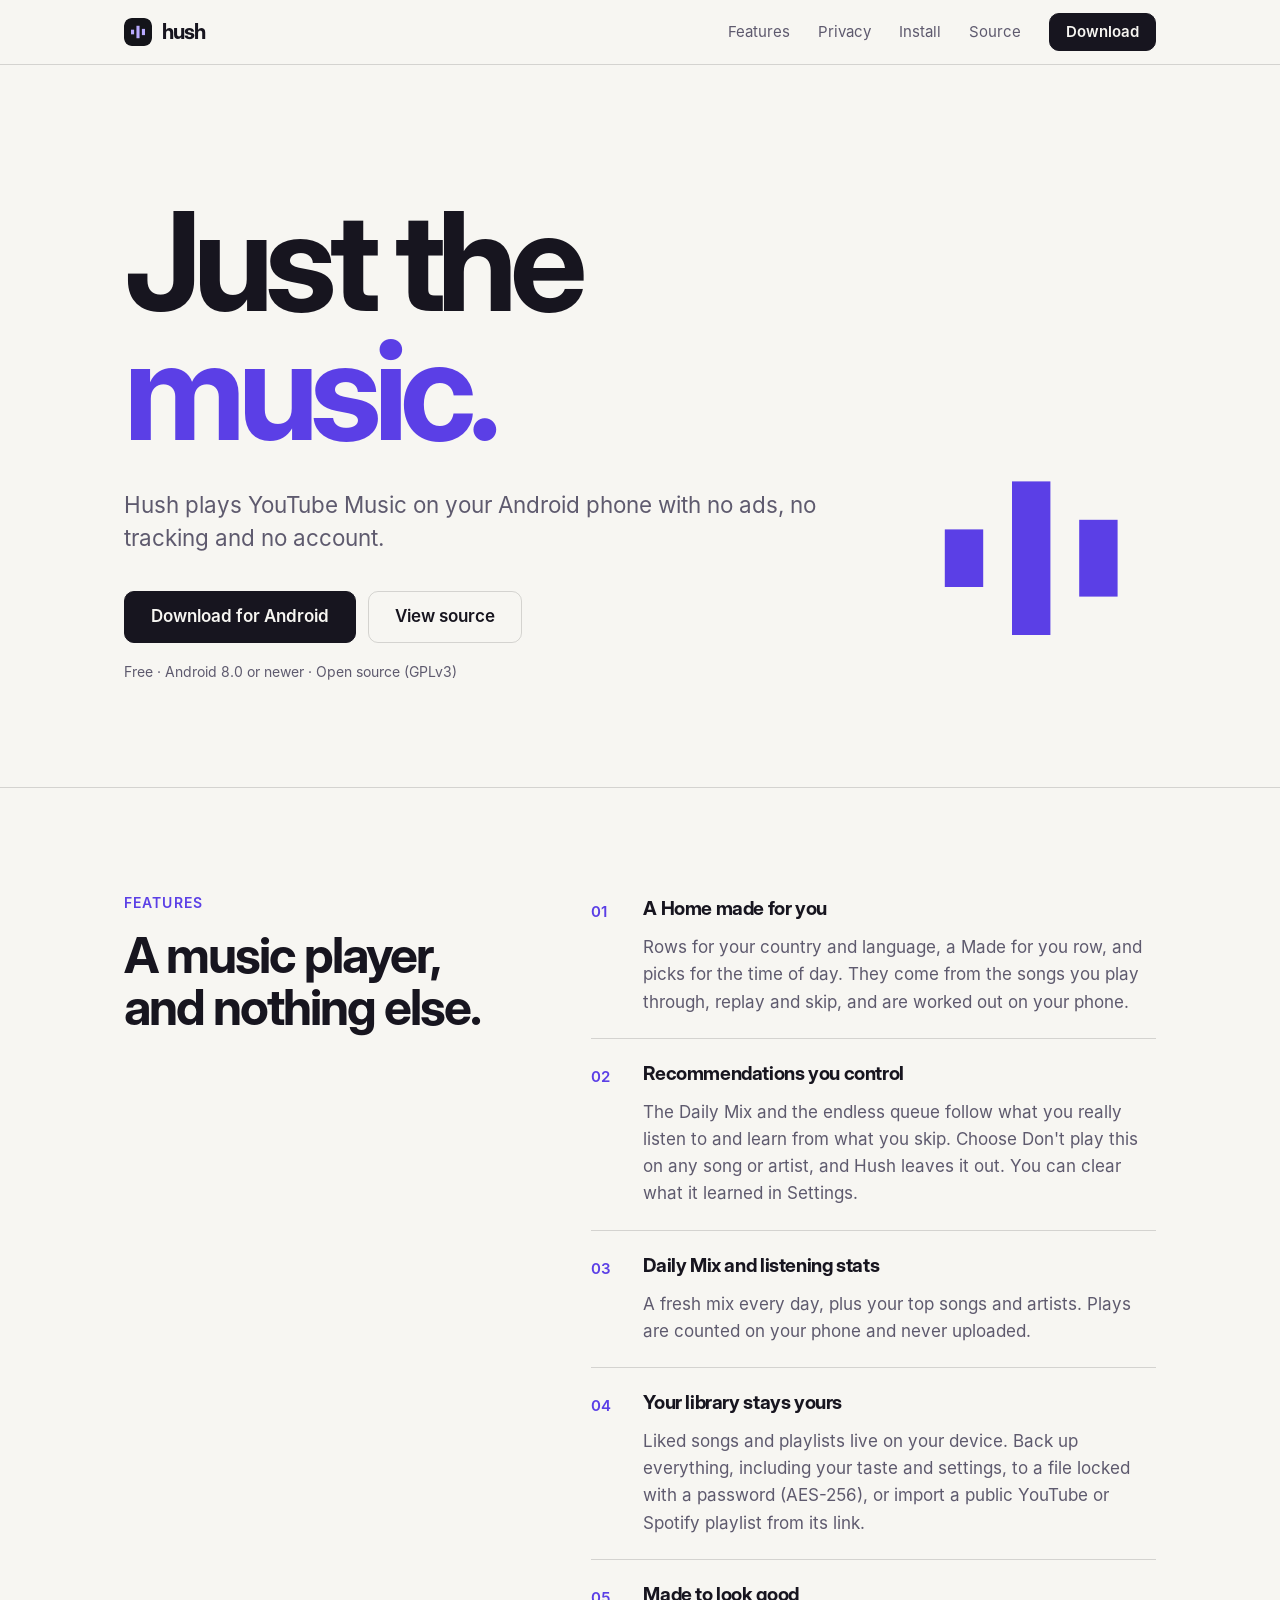
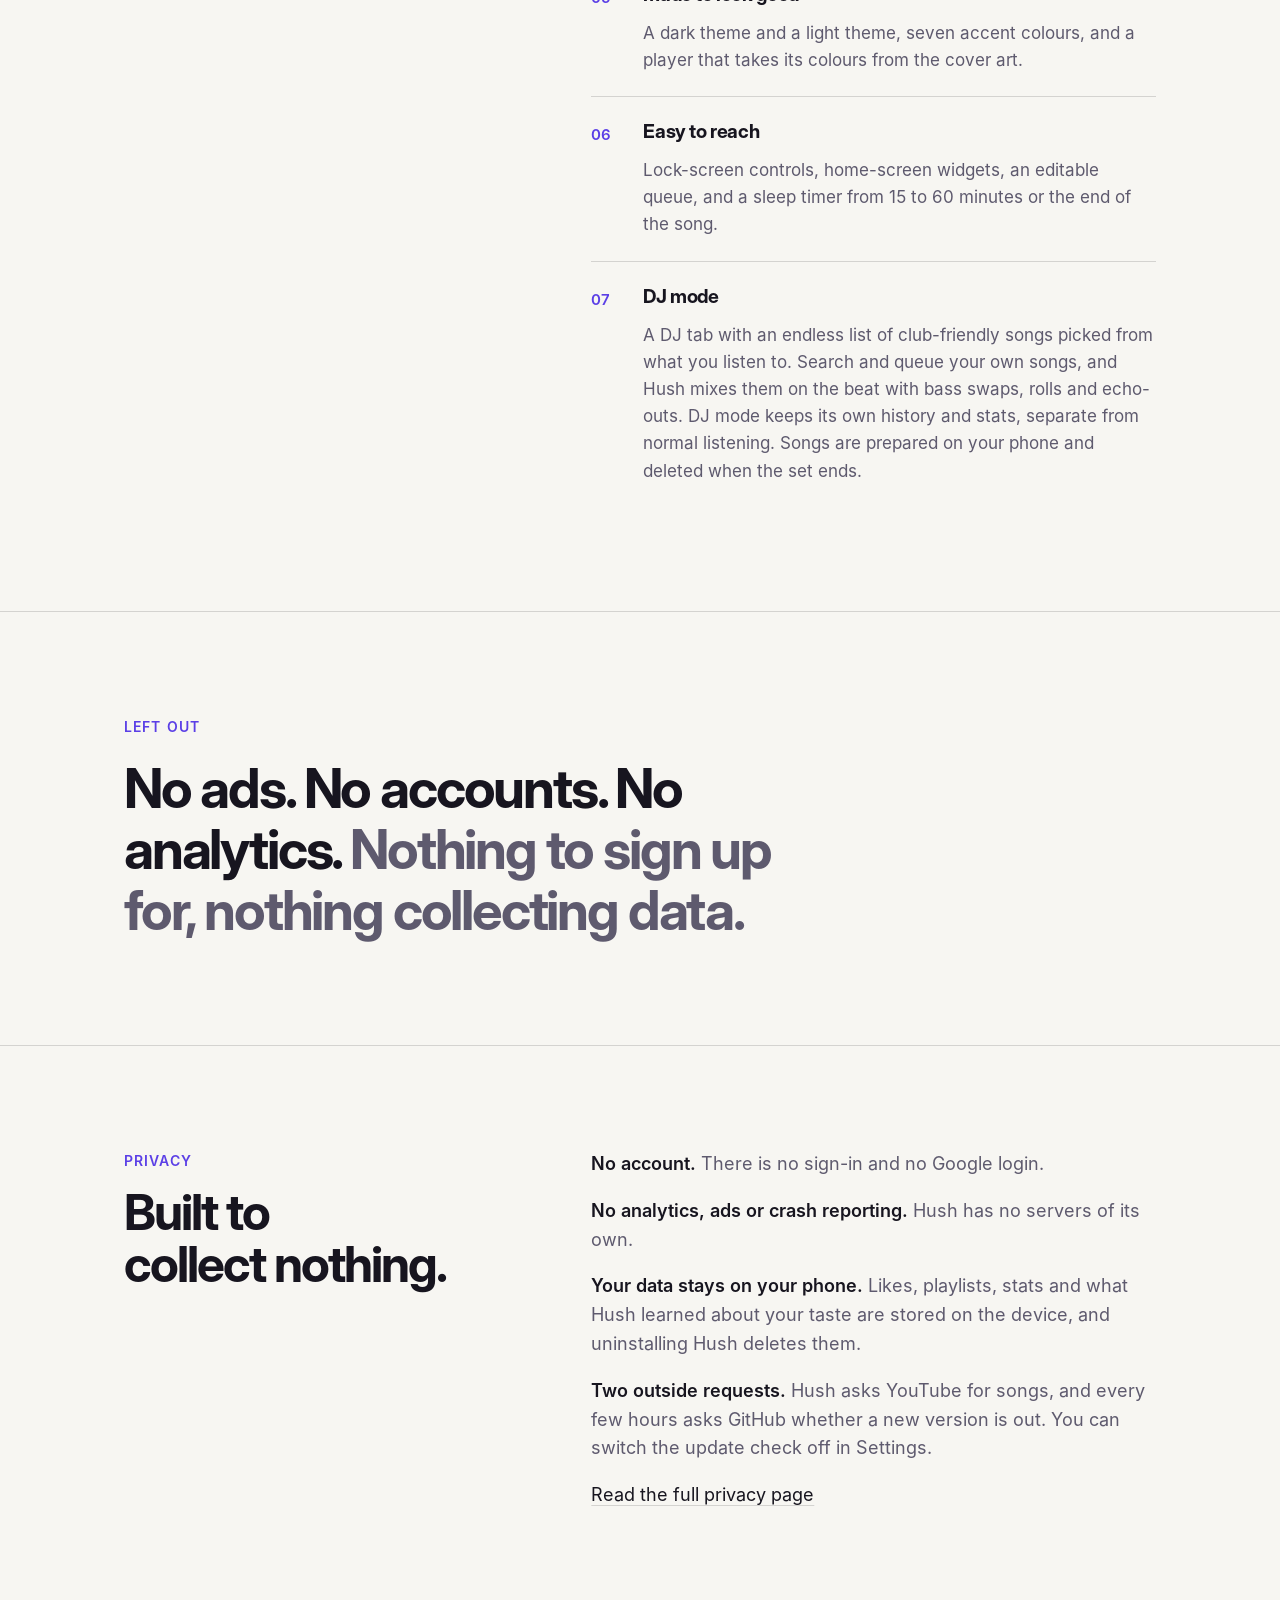
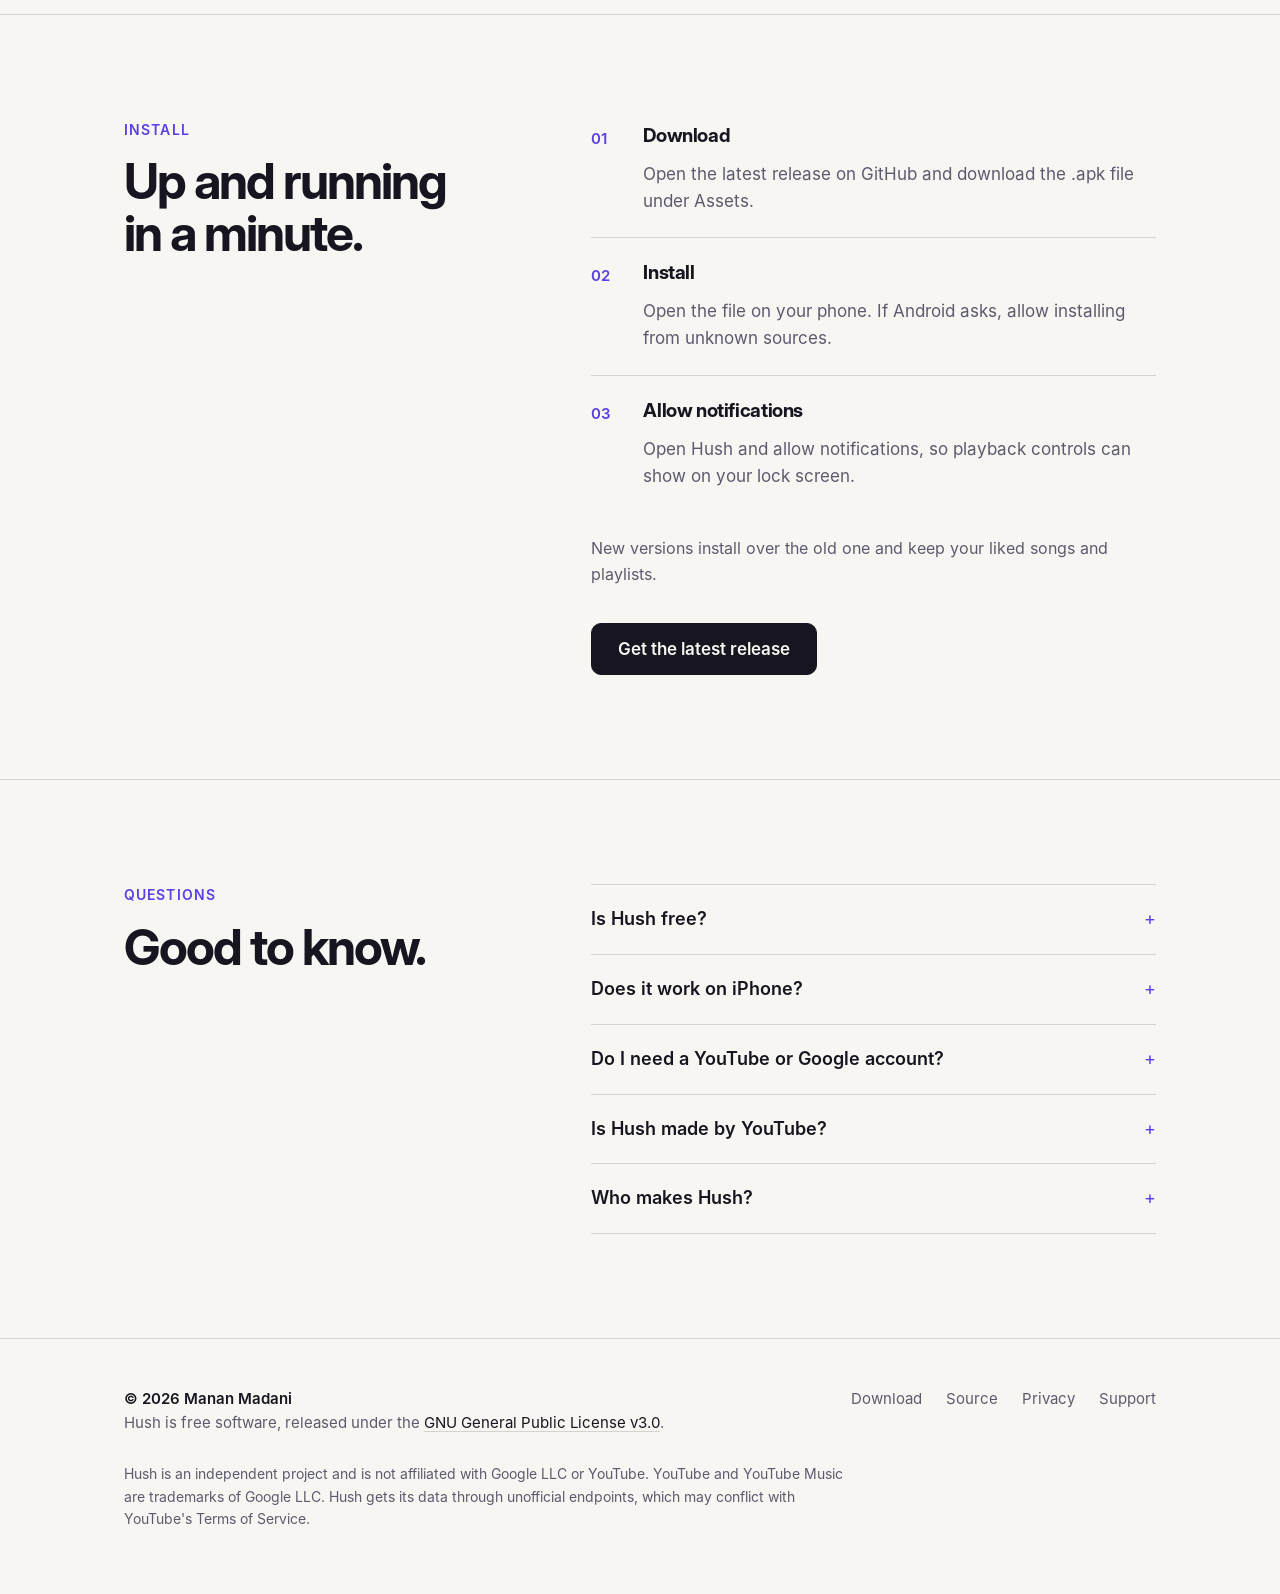
<file: docs/index.html>
<!doctype html>
<html lang="en">
<head>
<meta charset="utf-8">
<meta name="viewport" content="width=device-width, initial-scale=1, viewport-fit=cover">
<title>Hush – Ad-free, tracker-free music for Android</title>
<meta name="description" content="Hush plays YouTube Music on Android with no ads, no tracking and no account. Free, open source and private by design.">
<meta name="author" content="Manan Madani">
<meta name="copyright" content="© 2026 Manan Madani">
<meta name="application-name" content="Hush">
<meta name="keywords" content="Hush, Android music player, YouTube Music client, ad-free music player, no ads, no tracking, open source music app, privacy, APK">
<meta name="robots" content="index, follow, max-image-preview:large">
<meta name="color-scheme" content="dark light">
<meta name="theme-color" content="#14141A" media="(prefers-color-scheme: dark)">
<meta name="theme-color" content="#F7F6F2" media="(prefers-color-scheme: light)">
<meta name="format-detection" content="telephone=no">
<meta name="referrer" content="strict-origin-when-cross-origin">
<meta name="mobile-web-app-capable" content="yes">
<meta name="apple-mobile-web-app-title" content="Hush">
<link rel="canonical" href="https://mananmadani.github.io/HUSH-ANDROID/">
<link rel="author" href="https://github.com/mananmadani">
<link rel="license" href="https://www.gnu.org/licenses/gpl-3.0.html">
<link rel="icon" href="assets/favicon.svg" type="image/svg+xml">
<link rel="icon" href="favicon.ico" sizes="48x48">
<link rel="icon" href="assets/icons/favicon-32.png" type="image/png" sizes="32x32">
<link rel="apple-touch-icon" href="assets/icons/apple-touch-icon.png" sizes="180x180">
<link rel="manifest" href="site.webmanifest">
<meta property="og:type" content="website">
<meta property="og:site_name" content="Hush">
<meta property="og:title" content="Hush – Ad-free, tracker-free music for Android">
<meta property="og:description" content="Hush plays YouTube Music on Android with no ads, no tracking and no account. Free, open source and private by design.">
<meta property="og:url" content="https://mananmadani.github.io/HUSH-ANDROID/">
<meta property="og:locale" content="en_US">
<meta property="og:image" content="https://mananmadani.github.io/HUSH-ANDROID/assets/og-image.png">
<meta property="og:image:secure_url" content="https://mananmadani.github.io/HUSH-ANDROID/assets/og-image.png">
<meta property="og:image:type" content="image/png">
<meta property="og:image:width" content="1200">
<meta property="og:image:height" content="630">
<meta property="og:image:alt" content="Hush. Just the music. Ad-free, tracker-free music for Android.">
<meta name="twitter:card" content="summary_large_image">
<meta name="twitter:title" content="Hush – Ad-free, tracker-free music for Android">
<meta name="twitter:description" content="Hush plays YouTube Music on Android with no ads, no tracking and no account. Free, open source and private by design.">
<meta name="twitter:image" content="https://mananmadani.github.io/HUSH-ANDROID/assets/og-image.png">
<meta name="twitter:image:alt" content="Hush. Just the music. Ad-free, tracker-free music for Android.">
<link rel="preload" href="assets/fonts/inter-700.woff" as="font" type="font/woff" crossorigin>
<link rel="stylesheet" href="assets/site.css">
<script type="application/ld+json">
{
  "@context": "https://schema.org",
  "@graph": [
    {
      "@type": "SoftwareApplication",
      "name": "Hush",
      "applicationCategory": "MultimediaApplication",
      "operatingSystem": "Android 8.0 or newer",
      "description": "Hush plays YouTube Music on Android with no ads, no tracking and no account. Free, open source and private by design.",
      "url": "https://mananmadani.github.io/HUSH-ANDROID/",
      "downloadUrl": "https://github.com/mananmadani/HUSH-ANDROID/releases/latest",
      "image": "https://mananmadani.github.io/HUSH-ANDROID/assets/og-image.png",
      "license": "https://www.gnu.org/licenses/gpl-3.0.html",
      "isAccessibleForFree": true,
      "offers": { "@type": "Offer", "price": "0", "priceCurrency": "USD" },
      "author": { "@type": "Person", "name": "Manan Madani", "url": "https://github.com/mananmadani" },
      "copyrightHolder": { "@type": "Person", "name": "Manan Madani" },
      "copyrightYear": 2026,
      "codeRepository": "https://github.com/mananmadani/HUSH-ANDROID"
    },
    {
      "@type": "WebSite",
      "name": "Hush",
      "url": "https://mananmadani.github.io/HUSH-ANDROID/",
      "inLanguage": "en",
      "publisher": { "@type": "Person", "name": "Manan Madani", "url": "https://github.com/mananmadani" },
      "copyrightHolder": { "@type": "Person", "name": "Manan Madani" },
      "copyrightYear": 2026
    }
  ]
}
</script>
</head>
<body>
<header class="nav">
  <div class="wrap">
    <a class="brand" href="#top" aria-label="Hush, back to top"><svg class="logo" viewBox="0 0 108 108" aria-hidden="true"><rect width="108" height="108" rx="26" fill="#14141A"/><g fill="#B8A9FF" transform="translate(54 54) scale(1.5) translate(-54 -54)"><rect x="36" y="48" width="8" height="12"/><rect x="50" y="38" width="8" height="32"/><rect x="64" y="46" width="8" height="16"/></g></svg>hush</a>
    <nav class="links" aria-label="Main">
      <a href="#features">Features</a>
      <a href="#privacy">Privacy</a>
      <a href="#install">Install</a>
      <a href="https://github.com/mananmadani/HUSH-ANDROID" target="_blank" rel="noopener">Source</a>
      <a class="btn sm" href="https://github.com/mananmadani/HUSH-ANDROID/releases/latest" target="_blank" rel="noopener">Download</a>
    </nav>
  </div>
</header>

<main id="top">
  <div class="hero">
    <div class="wrap">
      <div>
        <h1>Just the<br><span>music.</span></h1>
        <p class="lede">Hush plays YouTube Music on your Android phone with no ads, no tracking and no account.</p>
        <div class="cta">
          <a class="btn" href="https://github.com/mananmadani/HUSH-ANDROID/releases/latest" target="_blank" rel="noopener">Download for Android</a>
          <a class="btn ghost" href="https://github.com/mananmadani/HUSH-ANDROID" target="_blank" rel="noopener">View source</a>
        </div>
        <p class="meta">Free · Android 8.0 or newer · Open source (GPLv3)</p>
      </div>
      <svg class="mark" viewBox="30 30 50 50" aria-hidden="true"><g><rect x="36" y="48" width="8" height="12"/><rect x="50" y="38" width="8" height="32"/><rect x="64" y="46" width="8" height="16"/></g></svg>
    </div>
  </div>

  <section id="features" aria-labelledby="f-h">
    <div class="wrap split">
      <div>
        <p class="eyebrow">Features</p>
        <h2 id="f-h">A music player, and nothing else.</h2>
      </div>
      <ol class="rows">
        <li><span class="n">01</span><h3>A Home made for you</h3><p>Rows for your country and language, a Made for you row, and picks for the time of day. They come from the songs you play through, replay and skip, and are worked out on your phone.</p></li>
        <li><span class="n">02</span><h3>Recommendations you control</h3><p>The Daily Mix and the endless queue follow what you really listen to and learn from what you skip. Choose Don't play this on any song or artist, and Hush leaves it out. You can clear what it learned in Settings.</p></li>
        <li><span class="n">03</span><h3>Daily Mix and listening stats</h3><p>A fresh mix every day, plus your top songs and artists. Plays are counted on your phone and never uploaded.</p></li>
        <li><span class="n">04</span><h3>Your library stays yours</h3><p>Liked songs and playlists live on your device. Back up everything, including your taste and settings, to a file locked with a password (AES-256), or import a public YouTube or Spotify playlist from its link.</p></li>
        <li><span class="n">05</span><h3>Made to look good</h3><p>A dark theme and a light theme, seven accent colours, and a player that takes its colours from the cover art.</p></li>
        <li><span class="n">06</span><h3>Easy to reach</h3><p>Lock-screen controls, home-screen widgets, an editable queue, and a sleep timer from 15 to 60 minutes or the end of the song.</p></li>
        <li><span class="n">07</span><h3>DJ mode</h3><p>A DJ tab with an endless list of club-friendly songs picked from what you listen to. Search and queue your own songs, and Hush mixes them on the beat with bass swaps, rolls and echo-outs. DJ mode keeps its own history and stats, separate from normal listening. Songs are prepared on your phone and deleted when the set ends.</p></li>
      </ol>
    </div>
  </section>

  <section aria-labelledby="out-h">
    <div class="wrap">
      <p class="eyebrow">Left out</p>
      <h2 id="out-h" class="big" style="margin-top:20px">No ads. No accounts. No analytics. <span>Nothing to sign up for, nothing collecting data.</span></h2>
    </div>
  </section>

  <section id="privacy" aria-labelledby="p-h">
    <div class="wrap split">
      <div>
        <p class="eyebrow">Privacy</p>
        <h2 id="p-h">Built to collect nothing.</h2>
      </div>
      <div class="prose">
        <p><b>No account.</b> There is no sign-in and no Google login.</p>
        <p><b>No analytics, ads or crash reporting.</b> Hush has no servers of its own.</p>
        <p><b>Your data stays on your phone.</b> Likes, playlists, stats and what Hush learned about your taste are stored on the device, and uninstalling Hush deletes them.</p>
        <p><b>Two outside requests.</b> Hush asks YouTube for songs, and every few hours asks GitHub whether a new version is out. You can switch the update check off in Settings.</p>
        <p><a href="https://github.com/mananmadani/HUSH-ANDROID/blob/main/PRIVACY.md" target="_blank" rel="noopener">Read the full privacy page</a></p>
      </div>
    </div>
  </section>

  <section id="install" aria-labelledby="i-h">
    <div class="wrap split">
      <div>
        <p class="eyebrow">Install</p>
        <h2 id="i-h">Up and running in a minute.</h2>
      </div>
      <div>
        <ol class="rows">
          <li><span class="n">01</span><h3>Download</h3><p>Open the latest release on GitHub and download the .apk file under Assets.</p></li>
          <li><span class="n">02</span><h3>Install</h3><p>Open the file on your phone. If Android asks, allow installing from unknown sources.</p></li>
          <li><span class="n">03</span><h3>Allow notifications</h3><p>Open Hush and allow notifications, so playback controls can show on your lock screen.</p></li>
        </ol>
        <p class="note">New versions install over the old one and keep your liked songs and playlists.</p>
        <div class="cta"><a class="btn" href="https://github.com/mananmadani/HUSH-ANDROID/releases/latest" target="_blank" rel="noopener">Get the latest release</a></div>
      </div>
    </div>
  </section>

  <section class="faq" aria-labelledby="q-h">
    <div class="wrap split">
      <div>
        <p class="eyebrow">Questions</p>
        <h2 id="q-h">Good to know.</h2>
      </div>
      <div>
        <details><summary>Is Hush free?</summary><p>Yes. It is open source under the GPLv3, and the full code is on GitHub.</p></details>
        <details><summary>Does it work on iPhone?</summary><p>No. Hush is for Android 8.0 and newer.</p></details>
        <details><summary>Do I need a YouTube or Google account?</summary><p>No. Hush has no sign-in at all. You can play, search and make playlists without one.</p></details>
        <details><summary>Is Hush made by YouTube?</summary><p>No. Hush is an independent project. It is not affiliated with, endorsed by, or sponsored by Google LLC or YouTube.</p></details>
        <details><summary>Who makes Hush?</summary><p>Hush is designed and developed by Manan Madani.</p></details>
      </div>
    </div>
  </section>
</main>

<footer>
  <div class="wrap">
    <div class="cols">
      <div>
        <p class="copy">© 2026 Manan Madani</p>
        <p>Hush is free software, released under the <a href="https://github.com/mananmadani/HUSH-ANDROID/blob/main/LICENSE" target="_blank" rel="noopener">GNU General Public License v3.0</a>.</p>
      </div>
      <nav class="links" aria-label="Footer">
        <a href="https://github.com/mananmadani/HUSH-ANDROID/releases/latest" target="_blank" rel="noopener">Download</a>
        <a href="https://github.com/mananmadani/HUSH-ANDROID" target="_blank" rel="noopener">Source</a>
        <a href="https://github.com/mananmadani/HUSH-ANDROID/blob/main/PRIVACY.md" target="_blank" rel="noopener">Privacy</a>
        <a href="https://github.com/mananmadani/HUSH-ANDROID/issues" target="_blank" rel="noopener">Support</a>
      </nav>
    </div>
    <div class="fine">
      <p>Hush is an independent project and is not affiliated with Google LLC or YouTube. YouTube and YouTube Music are trademarks of Google LLC. Hush gets its data through unofficial endpoints, which may conflict with YouTube's Terms of Service.</p>
    </div>
  </div>
</footer>
</body>
</html>
</file>
<file: docs/assets/site.css>
@font-face{font-family:"Inter";font-weight:400;font-style:normal;font-display:swap;src:url("fonts/inter-400.woff") format("woff")}
@font-face{font-family:"Inter";font-weight:600;font-style:normal;font-display:swap;src:url("fonts/inter-600.woff") format("woff")}
@font-face{font-family:"Inter";font-weight:700;font-style:normal;font-display:swap;src:url("fonts/inter-700.woff") format("woff")}

:root {
  --bg: #14141A; --fg: #EDEBF5; --muted: #A09CB3; --line: rgba(255,255,255,.12);
  --accent: #B8A9FF; --btn-bg: #B8A9FF; --btn-fg: #14141A; --panel: #1A1A22;
  --font: "Inter", system-ui, -apple-system, "Segoe UI", Roboto, sans-serif;
  color-scheme: dark;
}
@media (prefers-color-scheme: light) {
  :root:not([data-theme="dark"]) { --bg: #F7F6F2; --fg: #17151F; --muted: #5E5A6E; --line: rgba(0,0,0,.14); --accent: #5B3FE6; --btn-bg: #17151F; --btn-fg: #F7F6F2; --panel: #EEECE6; color-scheme: light; }
}
:root[data-theme="light"] { --bg: #F7F6F2; --fg: #17151F; --muted: #5E5A6E; --line: rgba(0,0,0,.14); --accent: #5B3FE6; --btn-bg: #17151F; --btn-fg: #F7F6F2; --panel: #EEECE6; color-scheme: light; }
* { box-sizing: border-box; }
html { scroll-behavior: smooth; scroll-padding-top: 72px; }
body { margin: 0; background: var(--bg); color: var(--fg); font-family: var(--font); font-size: 18px; line-height: 1.6; -webkit-font-smoothing: antialiased; }
body::before { content: ""; position: fixed; inset: 0 0 auto; height: env(safe-area-inset-top, 0px); z-index: 40; background: var(--bg); }
[hidden] { display: none !important; }
p, ul, ol { margin: 0; }
h1, h2, h3 { margin: 0; font-weight: 700; letter-spacing: -.04em; text-wrap: balance; }
a { color: var(--fg); text-decoration-color: var(--line); text-underline-offset: .22em; text-decoration-thickness: 1px; }
a:hover { text-decoration-color: var(--accent); }
:focus-visible { outline: 2px solid var(--accent); outline-offset: 3px; }
.wrap { width: 100%; max-width: 1080px; margin-inline: auto; padding-left: max(24px, env(safe-area-inset-left, 0px)); padding-right: max(24px, env(safe-area-inset-right, 0px)); }
.logo { width: 28px; height: 28px; border-radius: 8px; display: block; }
.eyebrow { font-size: 14px; font-weight: 600; letter-spacing: .08em; text-transform: uppercase; color: var(--accent); }

.nav { position: sticky; top: env(safe-area-inset-top, 0px); z-index: 30; background: var(--bg); border-bottom: 1px solid var(--line); }
.nav .wrap { display: flex; align-items: center; justify-content: space-between; height: 64px; }
.brand { display: flex; align-items: center; gap: 10px; font-weight: 700; font-size: 21px; letter-spacing: -.04em; text-decoration: none; }
.links { display: flex; align-items: center; gap: 28px; font-size: 15px; }
.links a { text-decoration: none; color: var(--muted); }
.links a:hover { color: var(--fg); }
.btn { display: inline-flex; align-items: center; justify-content: center; min-height: 52px; padding: 0 26px; border-radius: 10px; font-weight: 600; font-size: 17px; text-decoration: none !important; background: var(--btn-bg); color: var(--btn-fg) !important; border: 1px solid var(--btn-bg); }
.btn:hover { opacity: .88; }
.btn.sm { min-height: 38px; padding: 0 16px; font-size: 15px; }
.btn.ghost { background: transparent; color: var(--fg) !important; border-color: var(--line); }
.btn.ghost:hover { border-color: var(--fg); opacity: 1; }

.hero .wrap { display: grid; grid-template-columns: minmax(0, 1fr) auto; gap: 48px; align-items: end; padding-block: clamp(56px, 11vw, 132px) clamp(56px, 9vw, 104px); }
.hero h1 { font-size: clamp(3.6rem, 11vw, 8.6rem); line-height: .94; letter-spacing: -.06em; }
.hero h1 span { color: var(--accent); }
.lede { max-width: 31em; margin-top: 32px; font-size: clamp(1.15rem, 2.2vw, 1.4rem); color: var(--muted); line-height: 1.5; }
.cta { display: flex; flex-wrap: wrap; gap: 12px; margin-top: 36px; }
.meta { margin-top: 18px; font-size: 14px; color: var(--muted); }
.mark { width: clamp(120px, 20vw, 240px); height: auto; }
.mark rect { fill: var(--accent); transform-box: fill-box; transform-origin: 50% 100%; animation: eq 2.4s ease-in-out infinite; }
.mark rect:nth-child(2) { animation-delay: -.8s; }
.mark rect:nth-child(3) { animation-delay: -1.6s; }
@keyframes eq { 0%, 100% { transform: scaleY(1); } 50% { transform: scaleY(.55); } }

section { border-top: 1px solid var(--line); padding-block: clamp(56px, 9vw, 104px); }
.split { display: grid; grid-template-columns: minmax(0, 5fr) minmax(0, 7fr); gap: 32px 64px; }
h2 { font-size: clamp(2rem, 4.6vw, 3.1rem); line-height: 1.05; margin-top: 14px; }
.rows { list-style: none; padding: 0; }
.rows li { display: grid; grid-template-columns: 52px minmax(0, 1fr); gap: 4px 0; padding-block: 22px; border-top: 1px solid var(--line); }
.rows li:first-child { border-top: 0; padding-top: 4px; }
.rows .n { color: var(--accent); font-weight: 600; font-size: 15px; padding-top: 4px; font-variant-numeric: tabular-nums; }
.rows h3 { font-size: 1.2rem; letter-spacing: -.02em; line-height: 1.3; }
.rows p { grid-column: 2; color: var(--muted); margin-top: 6px; font-size: 17px; }
.big { font-size: clamp(1.9rem, 5vw, 3.4rem); line-height: 1.12; letter-spacing: -.04em; font-weight: 700; max-width: 18em; }
.big span { color: var(--muted); }
.prose { color: var(--muted); max-width: 36em; }
.prose p + p { margin-top: 18px; }
.prose b { color: var(--fg); font-weight: 600; }
.faq details { border-top: 1px solid var(--line); padding-block: 20px; }
.faq details:last-child { border-bottom: 1px solid var(--line); }
.faq summary { cursor: pointer; font-weight: 600; font-size: 18px; list-style: none; display: flex; justify-content: space-between; gap: 16px; }
.faq summary::-webkit-details-marker { display: none; }
.faq summary::after { content: "+"; color: var(--accent); font-weight: 400; }
.faq details[open] summary::after { content: "\2212"; }
.faq details p { color: var(--muted); margin-top: 10px; max-width: 38em; }
.note { color: var(--muted); font-size: 16px; margin-top: 24px; max-width: 34em; }

footer { border-top: 1px solid var(--line); padding-block: 48px 64px; font-size: 15px; color: var(--muted); }
footer .cols { display: grid; grid-template-columns: minmax(0, 1fr) auto; gap: 32px; align-items: start; }
footer .links { flex-wrap: wrap; gap: 8px 24px; }
footer .copy { color: var(--fg); font-weight: 600; }
footer .fine { margin-top: 28px; max-width: 52em; font-size: 14px; line-height: 1.6; }
footer .fine p + p { margin-top: 10px; }

@media (max-width: 820px) {
  .hero .wrap { grid-template-columns: minmax(0, 1fr); gap: 36px; }
  .mark { order: -1; width: 88px; }
  .split, footer .cols { grid-template-columns: minmax(0, 1fr); }
}
@media (max-width: 600px) { .links a:not(.btn) { display: none; } .rows li { grid-template-columns: 40px minmax(0, 1fr); } }
@media (prefers-reduced-motion: reduce) { .mark rect { animation: none; } html { scroll-behavior: auto; } }
</file>
